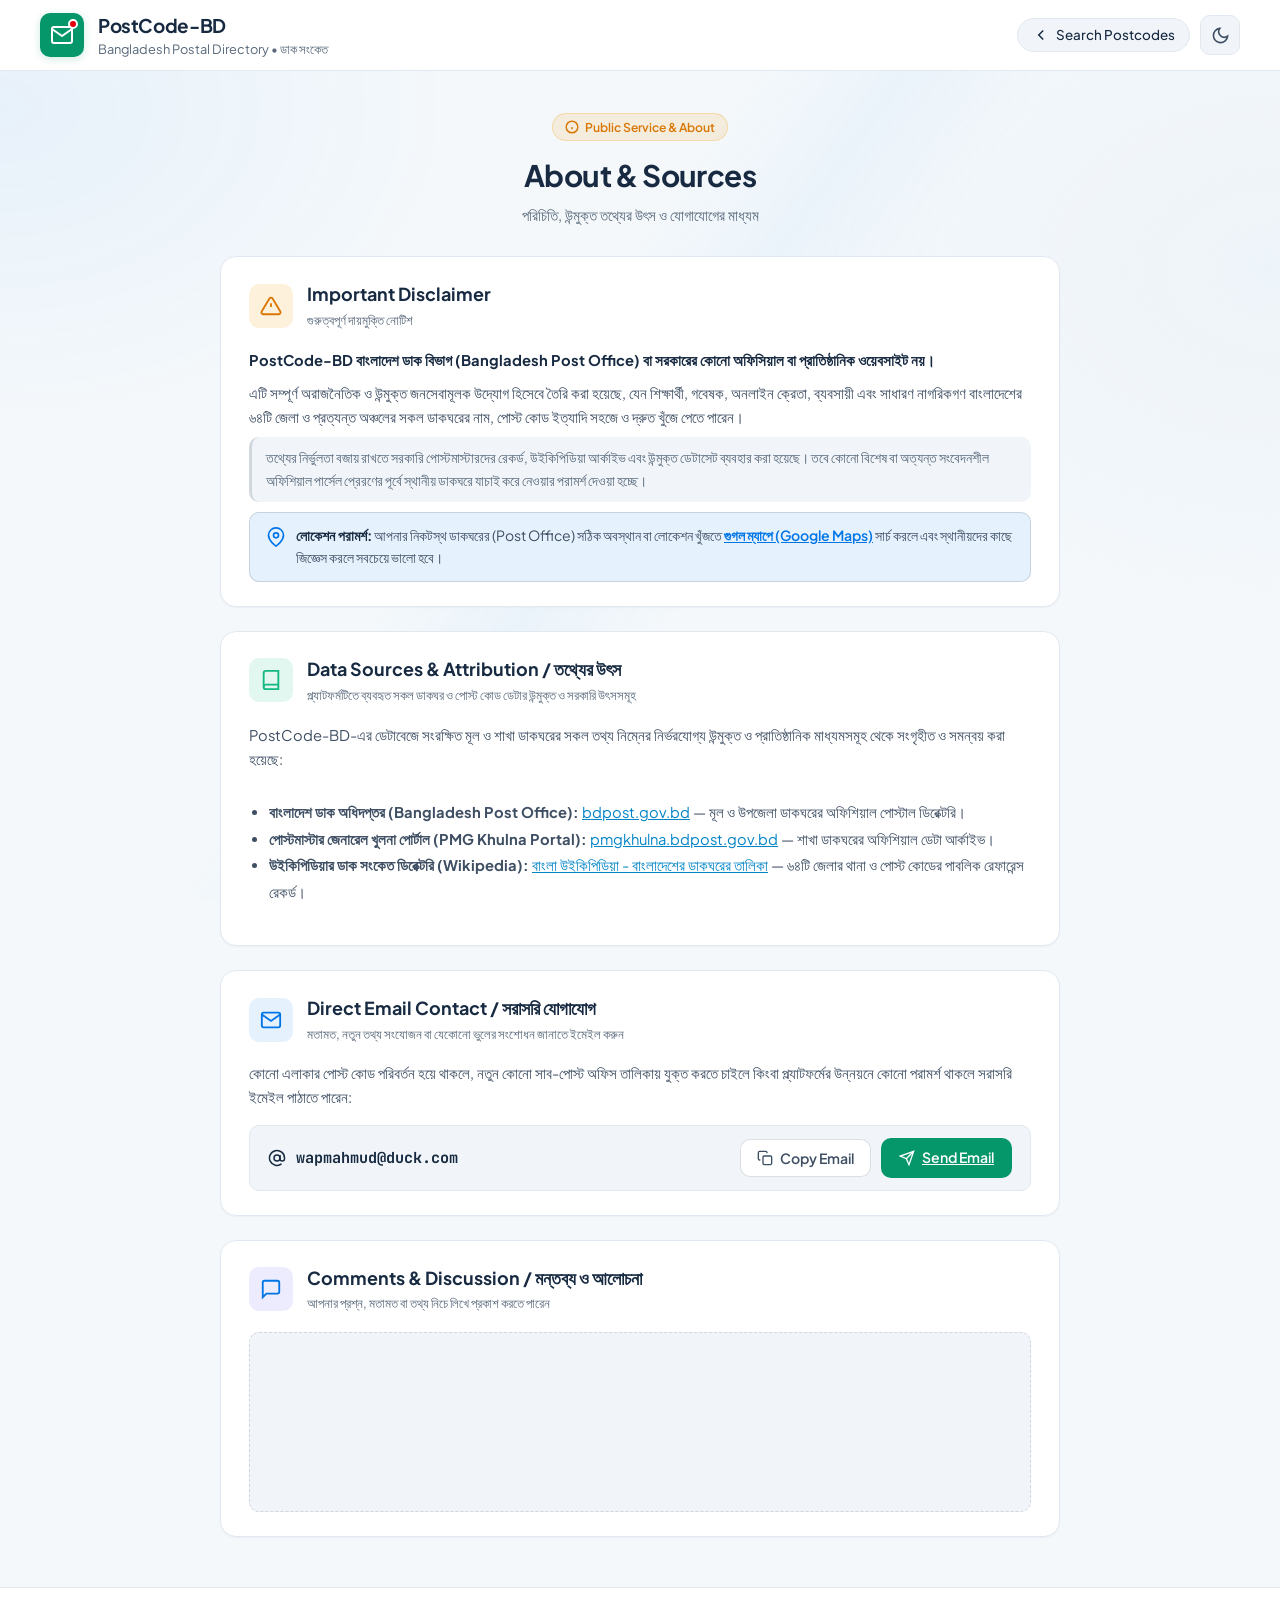
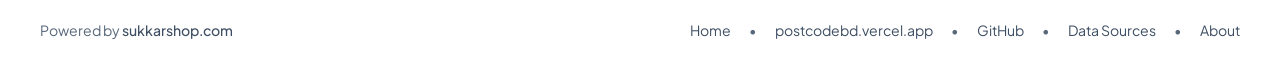
<file: about.html>
<!DOCTYPE html>
<html lang="en" data-theme="light">

<head>
  <meta charset="UTF-8">
  <meta name="viewport" content="width=device-width, initial-scale=1.0">

  <!-- Google tag (gtag.js) -->
  <script async src="https://www.googletagmanager.com/gtag/js?id=G-6NJNCRNH5P"></script>
  <script>
    window.dataLayer = window.dataLayer || [];
    function gtag(){dataLayer.push(arguments);}
    gtag('js', new Date());

    gtag('config', 'G-6NJNCRNH5P');
  </script>

  <title>About, Sources & Disclaimer (পরিচিতি, তথ্যসূত্র ও যোগাযোগ) | PostCode-BD</title>
  <meta name="description"
    content="About PostCode-BD: An independent, free public service initiative for Bangladesh postal codes. Institutional data sources, disclaimer, and direct contact details.">
  <meta name="robots" content="index, follow">
  <meta name="theme-color" content="#1d64ec">

  <!-- Canonical URL -->
  <link rel="canonical" href="https://postcodebd.vercel.app/about">

  <!-- Open Graph -->
  <meta property="og:site_name" content="PostCode-BD">
  <meta property="og:title" content="About, Sources & Disclaimer | PostCode-BD">
  <meta property="og:description"
    content="Public service initiative, institutional data sources, disclaimer, and contact details for the Bangladesh Postal Code Directory.">
  <meta property="og:type" content="website">
  <meta property="og:url" content="https://postcodebd.vercel.app/about">
  <meta property="og:image" content="https://postcodebd.vercel.app/postcodebd-banners.png">

  <!-- Self-Hosted Fonts (Complete Offline Support) -->
  <link rel="stylesheet" href="src/css/fonts.css">

  <!-- Stylesheet -->
  <link rel="stylesheet" href="src/css/style.css">

  <!-- Web App Manifest -->
  <link rel="manifest" href="manifest.webmanifest">

  <!-- PWA & Mobile Meta Tags -->
  <meta name="mobile-web-app-capable" content="yes">
  <meta name="apple-mobile-web-app-capable" content="yes">
  <meta name="apple-mobile-web-app-status-bar-style" content="default">
  <meta name="apple-mobile-web-app-title" content="PostCode-BD">

  <!-- Favicon & PWA App Icons -->
  <link rel="icon" type="image/svg+xml" href="icons/icon.svg">
  <link rel="icon" type="image/png" sizes="192x192" href="icons/icon-192.png">
  <link rel="apple-touch-icon" sizes="180x180" href="icons/apple-touch-icon.png">
</head>

<body>

  <!-- App Header -->
  <header class="app-header">
    <div class="container header-inner">
      <a href="index.html" class="logo-group" aria-label="Post Code BD Home">
        <div class="logo-icon-wrap">
          <svg class="logo-icon" viewBox="0 0 24 24" fill="none" stroke="currentColor" stroke-width="2"
            stroke-linecap="round" stroke-linejoin="round">
            <path d="M4 4h16c1.1 0 2 .9 2 2v12c0 1.1-.9 2-2 2H4c-1.1 0-2-.9-2-2V6c0-1.1.9-2 2-2z" />
            <polyline points="22,6 12,13 2,6" />
          </svg>
        </div>
        <div class="logo-text">
          <h1>PostCode-BD</h1>
          <p>Bangladesh Postal Directory • ডাক সংকেত</p>
        </div>
      </a>

      <div class="header-actions">
        <!-- Back to Search / Home -->
        <a href="index.html" class="btn-action-link" title="Back to Search">
          <svg width="18" height="18" viewBox="0 0 24 24" fill="none" stroke="currentColor" stroke-width="2">
            <polyline points="15 18 9 12 15 6" />
          </svg>
          <span>Search Postcodes</span>
        </a>

        <!-- Dark / Light Theme Toggle -->
        <button id="themeToggleBtn" class="btn-icon" title="Toggle Theme" aria-label="Toggle Dark Mode">
          <svg viewBox="0 0 24 24" fill="none" stroke="currentColor" stroke-width="2">
            <path d="M21 12.79A9 9 0 1 1 11.21 3 7 7 0 0 0 21 12.79z" />
          </svg>
        </button>
      </div>
    </div>
  </header>

  <!-- Main Content -->
  <main class="container page-content-wrap">

    <div class="contact-card-container">

      <!-- Breadcrumb & Header -->
      <div class="contact-hero">
        <div class="contact-badge">
          <svg width="14" height="14" viewBox="0 0 24 24" fill="none" stroke="currentColor" stroke-width="2.5">
            <circle cx="12" cy="12" r="10" />
            <line x1="12" y1="16" x2="12" y2="12" />
            <line x1="12" y1="8" x2="12.01" y2="8" />
          </svg>
          <span>Public Service & About</span>
        </div>
        <h2 class="contact-page-title">About & Sources</h2>
        <p class="contact-page-subtitle">পরিচিতি, উন্মুক্ত তথ্যের উৎস ও যোগাযোগের মাধ্যম</p>
      </div>

      <!-- Disclaimer Section -->
      <section class="info-box disclaimer-box">
        <div class="info-box-header">
          <div class="info-icon-badge warning-badge">
            <svg width="22" height="22" viewBox="0 0 24 24" fill="none" stroke="currentColor" stroke-width="2">
              <path d="M10.29 3.86L1.82 18a2 2 0 0 0 1.71 3h16.94a2 2 0 0 0 1.71-3L13.71 3.86a2 2 0 0 0-3.42 0z" />
              <line x1="12" y1="9" x2="12" y2="13" />
              <line x1="12" y1="17" x2="12.01" y2="17" />
            </svg>
          </div>
          <div>
            <h3>Important Disclaimer</h3>
            <p class="text-subtle">গুরুত্বপূর্ণ দায়মুক্তি নোটিশ</p>
          </div>
        </div>

        <div class="disclaimer-content">
          <div class="disclaimer-lang-block">
            <p>
              <strong>PostCode-BD বাংলাদেশ ডাক বিভাগ (Bangladesh Post Office) বা সরকারের কোনো অফিসিয়াল বা প্রাতিষ্ঠানিক ওয়েবসাইট নয়।</strong>
            </p>
            <p>
              এটি সম্পূর্ণ অরাজনৈতিক ও উন্মুক্ত জনসেবামূলক উদ্যোগ হিসেবে তৈরি করা হয়েছে, যেন শিক্ষার্থী, গবেষক, অনলাইন ক্রেতা, ব্যবসায়ী এবং সাধারণ নাগরিকগণ বাংলাদেশের ৬৪টি জেলা ও প্রত্যন্ত অঞ্চলের সকল ডাকঘরের নাম, পোস্ট কোড ইত্যাদি সহজে ও দ্রুত খুঁজে পেতে পারেন।
            </p>
            <p class="note-text">
              তথ্যের নির্ভুলতা বজায় রাখতে সরকারি পোস্টমাস্টারদের রেকর্ড, উইকিপিডিয়া আর্কাইভ এবং উন্মুক্ত ডেটাসেট ব্যবহার করা হয়েছে। তবে কোনো বিশেষ বা অত্যন্ত সংবেদনশীল অফিশিয়াল পার্সেল প্রেরণের পূর্বে স্থানীয় ডাকঘরে যাচাই করে নেওয়ার পরামর্শ দেওয়া হচ্ছে।
            </p>

            <div class="tip-location-text">
              <svg width="20" height="20" viewBox="0 0 24 24" fill="none" stroke="currentColor" stroke-width="2">
                <path d="M21 10c0 7-9 13-9 13s-9-6-9-13a9 9 0 0 1 18 0z" />
                <circle cx="12" cy="10" r="3" />
              </svg>
              <span>
                <strong>লোকেশন পরামর্শ:</strong> আপনার নিকটস্থ ডাকঘরের (Post Office) সঠিক অবস্থান বা লোকেশন খুঁজতে <a href="https://www.google.com/maps/search/post+office+near+me" target="_blank" rel="noopener">গুগল ম্যাপে (Google Maps)</a> সার্চ করলে এবং স্থানীয়দের কাছে জিজ্ঞেস করলে সবচেয়ে ভালো হবে।
              </span>
            </div>
          </div>
        </div>
      </section>

      <!-- Data Sources & Attribution Section -->
      <section class="info-box sources-box" id="sources">
        <div class="info-box-header">
          <div class="info-icon-badge" style="background: rgba(16, 185, 129, 0.12); color: #10b981;">
            <svg width="22" height="22" viewBox="0 0 24 24" fill="none" stroke="currentColor" stroke-width="2">
              <path d="M4 19.5A2.5 2.5 0 0 1 6.5 17H20"/>
              <path d="M6.5 2H20v20H6.5A2.5 2.5 0 0 1 4 19.5v-15A2.5 2.5 0 0 1 6.5 2z"/>
            </svg>
          </div>
          <div>
            <h3>Data Sources & Attribution / তথ্যের উৎস</h3>
            <p class="text-subtle">প্ল্যাটফর্মটিতে ব্যবহৃত সকল ডাকঘর ও পোস্ট কোড ডেটার উন্মুক্ত ও সরকারি উৎসসমূহ</p>
          </div>
        </div>

        <div class="disclaimer-content">
          <p>
            PostCode-BD-এর ডেটাবেজে সংরক্ষিত মূল ও শাখা ডাকঘরের সকল তথ্য নিম্নের নির্ভরযোগ্য উন্মুক্ত ও প্রাতিষ্ঠানিক মাধ্যমসমূহ থেকে সংগৃহীত ও সমন্বয় করা হয়েছে:
          </p>
          <ul style="margin: 12px 0 16px 20px; line-height: 1.8; color: var(--text-secondary, #475569);">
            <li>
              <strong>বাংলাদেশ ডাক অধিদপ্তর (Bangladesh Post Office):</strong> 
              <a href="https://bdpost.gov.bd/" target="_blank" rel="noopener" style="color: var(--primary, #0284c7); text-decoration: underline;">bdpost.gov.bd</a> 
              — মূল ও উপজেলা ডাকঘরের অফিশিয়াল পোস্টাল ডিরেক্টরি।
            </li>
            <li>
              <strong>পোস্টমাস্টার জেনারেল খুলনা পোর্টাল (PMG Khulna Portal):</strong> 
              <a href="https://pmgkhulna.bdpost.gov.bd/pages/static-pages/6922dc0b933eb65569e0e1e5" target="_blank" rel="noopener" style="color: var(--primary, #0284c7); text-decoration: underline;">pmgkhulna.bdpost.gov.bd</a> 
              — শাখা ডাকঘরের অফিশিয়াল ডেটা আর্কাইভ।
            </li>
            <li>
              <strong>উইকিপিডিয়ার ডাক সংকেত ডিরেক্টরি (Wikipedia):</strong> 
              <a href="https://bn.wikipedia.org/wiki/%E0%A6%AC%E0%A6%BE%E0%A6%82%E0%A6%B2%E0%A6%BE%E0%A6%A6%E0%A7%87%E0%A6%B6%E0%A7%87%E0%A6%B0_%E0%A6%A1%E0%A6%BE%E0%A6%95%E0%A6%98%E0%A6%B0%E0%A7%87%E0%A6%B0_%E0%A6%A4%E0%A6%BE%E0%A6%B2%E0%A6%BF%E0%A6%95%E0%A6%BE" target="_blank" rel="noopener" style="color: var(--primary, #0284c7); text-decoration: underline;">বাংলা উইকিপিডিয়া - বাংলাদেশের ডাকঘরের তালিকা</a> 
              — ৬৪টি জেলার থানা ও পোস্ট কোডের পাবলিক রেফারেন্স রেকর্ড।
            </li>
          </ul>
        </div>
      </section>

      <!-- Contact & Feedback Section -->
      <section class="info-box contact-box">
        <div class="info-box-header">
          <div class="info-icon-badge primary-badge">
            <svg width="22" height="22" viewBox="0 0 24 24" fill="none" stroke="currentColor" stroke-width="2">
              <path d="M4 4h16c1.1 0 2 .9 2 2v12c0 1.1-.9 2-2 2H4c-1.1 0-2-.9-2-2V6c0-1.1.9-2 2-2z" />
              <polyline points="22,6 12,13 2,6" />
            </svg>
          </div>
          <div>
            <h3>Direct Email Contact / সরাসরি যোগাযোগ</h3>
            <p class="text-subtle">মতামত, নতুন তথ্য সংযোজন বা যেকোনো ভুলের সংশোধন জানাতে ইমেইল করুন</p>
          </div>
        </div>

        <div class="contact-box-content">
          <p>
            কোনো এলাকার পোস্ট কোড পরিবর্তন হয়ে থাকলে, নতুন কোনো সাব-পোস্ট অফিস তালিকায় যুক্ত করতে চাইলে কিংবা প্ল্যাটফর্মের উন্নয়নে কোনো পরামর্শ থাকলে সরাসরি ইমেইল পাঠাতে পারেন:
          </p>

          <div class="email-action-bar">
            <div class="email-display">
              <svg width="18" height="18" viewBox="0 0 24 24" fill="none" stroke="currentColor" stroke-width="2">
                <circle cx="12" cy="12" r="4" />
                <path d="M16 8v5a3 3 0 0 0 6 0v-1a10 10 0 1 0-3.92 7.94" />
              </svg>
              <span id="emailText">wapmahmud@duck.com</span>
            </div>

            <div class="email-btn-group">
              <button id="copyEmailBtn" class="btn-secondary-action" type="button">
                <svg width="16" height="16" viewBox="0 0 24 24" fill="none" stroke="currentColor" stroke-width="2">
                  <rect x="9" y="9" width="13" height="13" rx="2" ry="2" />
                  <path d="M5 15H4a2 2 0 0 1-2-2V4a2 2 0 0 1 2-2h9a2 2 0 0 1 2 2v1" />
                </svg>
                <span id="copyEmailLabel">Copy Email</span>
              </button>

              <a href="mailto:wapmahmud@duck.com?subject=PostCode-BD%20Feedback%20or%20Correction" class="btn-primary-action">
                <svg width="16" height="16" viewBox="0 0 24 24" fill="none" stroke="currentColor" stroke-width="2">
                  <line x1="22" y1="2" x2="11" y2="13" />
                  <polygon points="22 2 15 22 11 13 2 9 22 2" />
                </svg>
                <span>Send Email</span>
              </a>
            </div>
          </div>
        </div>
      </section>

      <!-- Open Remark Comment Box Section -->
      <section class="info-box comments-box">
        <div class="info-box-header">
          <div class="info-icon-badge comments-badge">
            <svg width="22" height="22" viewBox="0 0 24 24" fill="none" stroke="currentColor" stroke-width="2">
              <path d="M21 15a2 2 0 0 1-2 2H7l-4 4V5a2 2 0 0 1 2-2h14a2 2 0 0 1 2 2z" />
            </svg>
          </div>
          <div>
            <h3>Comments & Discussion / মন্তব্য ও আলোচনা</h3>
            <p class="text-subtle">আপনার প্রশ্ন, মতামত বা তথ্য নিচে লিখে প্রকাশ করতে পারেন</p>
          </div>
        </div>

        <div class="comments-widget-wrap">
          <!-- Open Remark -->
          <div
            data-open-remark
            data-site-key="cmso0dnvk000104l4d09ksdo5"
          ></div>
          <script async src="https://open-remark.zeon.studio/embed.js"></script>
        </div>
      </section>

    </div>

  </main>

  <!-- App Footer -->
  <footer class="app-footer">
    <div class="container footer-inner">
      <div class="footer-copy">
        <p>Powered by <a href="https://sukkarshop.com" target="_blank" rel="noopener">sukkarshop.com</a></p>
      </div>
      <div class="footer-links">
        <a href="index.html">Home</a>
        <span>•</span>
        <a href="https://postcodebd.vercel.app/" target="_blank" rel="noopener">postcodebd.vercel.app</a>
        <span>•</span>
        <a href="https://github.com/almahmudbd/post-code-bd" target="_blank" rel="noopener">GitHub</a>
        <span>•</span>
        <a href="#sources">Data Sources</a>
        <span>•</span>
        <a href="about.html">About</a>
      </div>
    </div>
  </footer>

  <!-- Toast Notification Container -->
  <div id="toastContainer" class="toast-container" aria-live="polite"></div>

  <!-- Page specific interactive JS -->
  <script>
    (function () {
      // Dark / Light Theme handling matching app.js
      const themeToggleBtn = document.getElementById('themeToggleBtn');
      const prefersDark = window.matchMedia('(prefers-color-scheme: dark)').matches;
      const savedTheme = localStorage.getItem('bd_postcode_theme') || (prefersDark ? 'dark' : 'light');

      document.documentElement.setAttribute('data-theme', savedTheme);
      updateThemeIcon(savedTheme);

      if (themeToggleBtn) {
        themeToggleBtn.addEventListener('click', () => {
          const currentTheme = document.documentElement.getAttribute('data-theme');
          const newTheme = currentTheme === 'dark' ? 'light' : 'dark';
          document.documentElement.setAttribute('data-theme', newTheme);
          localStorage.setItem('bd_postcode_theme', newTheme);
          updateThemeIcon(newTheme);
        });
      }

      function updateThemeIcon(theme) {
        if (!themeToggleBtn) return;
        if (theme === 'dark') {
          themeToggleBtn.innerHTML = `
            <svg viewBox="0 0 24 24" fill="none" stroke="currentColor" stroke-width="2">
              <circle cx="12" cy="12" r="5"/>
              <line x1="12" y1="1" x2="12" y2="3"/>
              <line x1="12" y1="21" x2="12" y2="23"/>
              <line x1="4.22" y1="4.22" x2="5.64" y2="5.64"/>
              <line x1="18.36" y1="18.36" x2="19.78" y2="19.78"/>
              <line x1="1" y1="12" x2="3" y2="12"/>
              <line x1="21" y1="12" x2="23" y2="12"/>
              <line x1="4.22" y1="19.78" x2="5.64" y2="18.36"/>
              <line x1="18.36" y1="5.64" x2="19.78" y2="4.22"/>
            </svg>
          `;
          themeToggleBtn.title = 'Switch to Light Mode';
        } else {
          themeToggleBtn.innerHTML = `
            <svg viewBox="0 0 24 24" fill="none" stroke="currentColor" stroke-width="2">
              <path d="M21 12.79A9 9 0 1 1 11.21 3 7 7 0 0 0 21 12.79z"/>
            </svg>
          `;
          themeToggleBtn.title = 'Switch to Dark Mode';
        }
      }

      // Copy email button with animated feedback
      const copyEmailBtn = document.getElementById('copyEmailBtn');
      const copyEmailLabel = document.getElementById('copyEmailLabel');
      const emailText = document.getElementById('emailText');

      if (copyEmailBtn && emailText) {
        copyEmailBtn.addEventListener('click', async () => {
          try {
            await navigator.clipboard.writeText(emailText.textContent.trim());
            copyEmailLabel.textContent = 'Copied!';
            copyEmailBtn.style.borderColor = 'var(--color-primary)';
            copyEmailBtn.style.color = 'var(--color-primary)';
            showPageToast('ইমেইল অ্যাড্রেস সফলভাবে কপি হয়েছে!');

            setTimeout(() => {
              copyEmailLabel.textContent = 'Copy Email';
              copyEmailBtn.style.borderColor = '';
              copyEmailBtn.style.color = '';
            }, 2500);
          } catch (err) {
            window.location.href = `mailto:${emailText.textContent.trim()}`;
          }
        });
      }

      // Simple toast notification for the page
      function showPageToast(message) {
        const container = document.getElementById('toastContainer');
        if (!container) return;

        const toast = document.createElement('div');
        toast.className = 'toast show';
        toast.style.display = 'flex';
        toast.style.alignItems = 'center';
        toast.style.gap = '8px';
        toast.style.background = 'var(--bg-surface)';
        toast.style.color = 'var(--text-primary)';
        toast.style.border = '1px solid var(--border-subtle)';
        toast.style.borderRadius = 'var(--radius-md)';
        toast.style.padding = '12px 18px';
        toast.style.boxShadow = 'var(--shadow-lg)';
        toast.style.marginTop = '8px';

        toast.innerHTML = `
          <svg width="18" height="18" viewBox="0 0 24 24" fill="none" stroke="#10b981" stroke-width="2.5">
            <polyline points="20 6 9 17 4 12"/>
          </svg>
          <span style="font-size: 0.9rem; font-weight: 500;">${message}</span>
        `;

        container.appendChild(toast);

        setTimeout(() => {
          toast.style.opacity = '0';
          toast.style.transition = 'opacity 0.3s ease';
          setTimeout(() => toast.remove(), 300);
        }, 3000);
      }

      // Register Service Worker for offline capability
      if ('serviceWorker' in navigator) {
        window.addEventListener('load', () => {
          navigator.serviceWorker.register('/sw.js').catch((err) => {
            console.warn('[SW] Registration failed:', err);
          });
        });
      }
    })();
  </script>
</body>

</html>
</file>
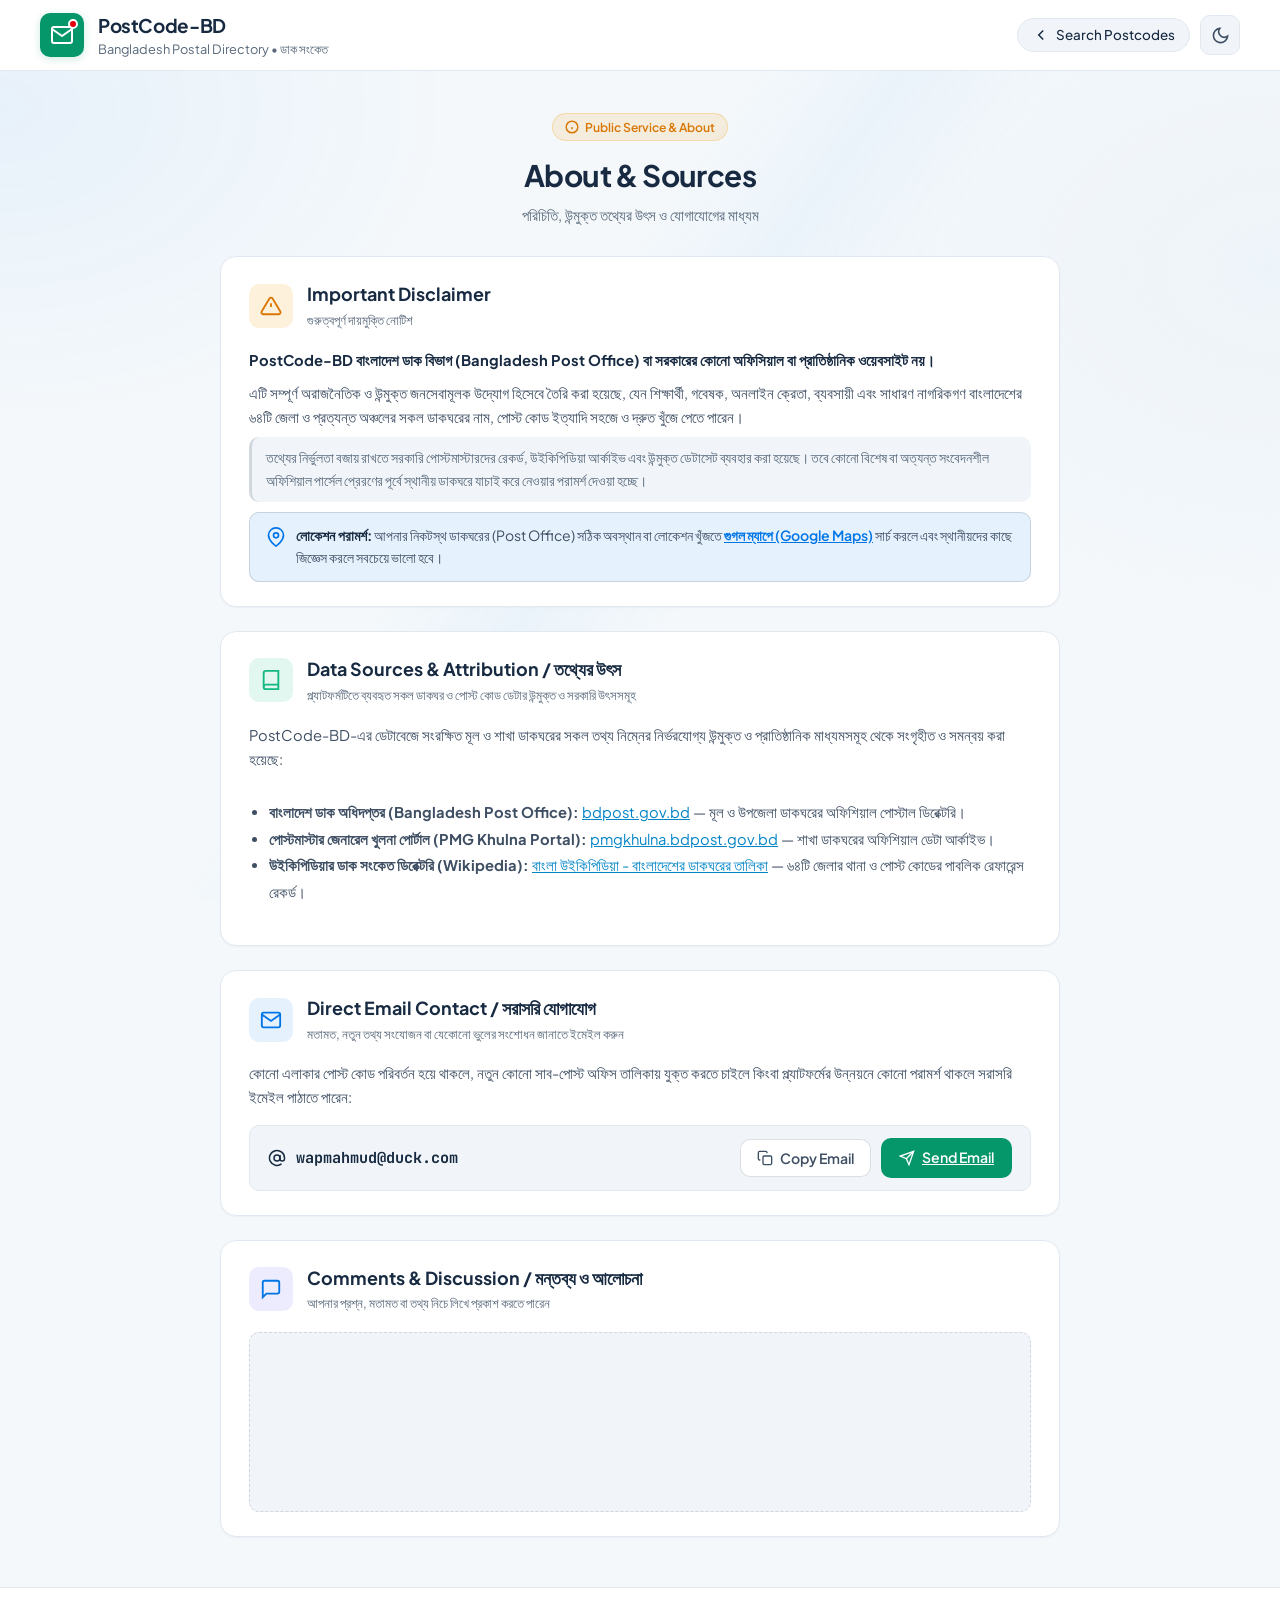
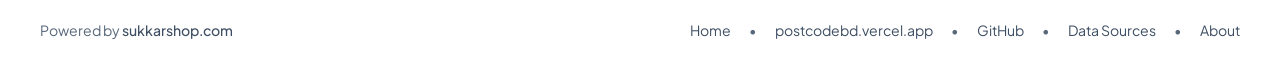
<file: contact.html>
<!DOCTYPE html>
<html lang="en">
<head>
  <meta charset="UTF-8">
  <meta name="viewport" content="width=device-width, initial-scale=1.0">
  <meta http-equiv="refresh" content="0; url=about.html">
  <title>Redirecting to About &amp; Sources | PostCode-BD</title>
  <link rel="canonical" href="https://postcodebd.vercel.app/about">
  <script>
    window.location.replace('about.html' + window.location.hash);
  </script>
</head>
<body style="font-family: system-ui, sans-serif; display: flex; align-items: center; justify-content: center; height: 100vh; margin: 0; background: #f8fafc; color: #334155;">
  <p style="font-size: 1.1rem;">Redirecting to <a href="about.html" style="color: #0284c7; font-weight: 600;">About &amp; Sources</a>...</p>
</body>
</html>
</file>
<file: src/css/fonts.css>
/* ==========================================================================
   Self-Hosted Fonts for Complete Offline Support
   ========================================================================== */

/* Inter Font Family */
@font-face {
  font-family: 'Inter';
  font-style: normal;
  font-weight: 400;
  font-display: swap;
  src: url('../fonts/inter-400.ttf') format('truetype');
}

@font-face {
  font-family: 'Inter';
  font-style: normal;
  font-weight: 500;
  font-display: swap;
  src: url('../fonts/inter-500.ttf') format('truetype');
}

@font-face {
  font-family: 'Inter';
  font-style: normal;
  font-weight: 600;
  font-display: swap;
  src: url('../fonts/inter-600.ttf') format('truetype');
}

@font-face {
  font-family: 'Inter';
  font-style: normal;
  font-weight: 700;
  font-display: swap;
  src: url('../fonts/inter-700.ttf') format('truetype');
}

@font-face {
  font-family: 'Inter';
  font-style: normal;
  font-weight: 800;
  font-display: swap;
  src: url('../fonts/inter-800.ttf') format('truetype');
}

/* JetBrains Mono Font Family */
@font-face {
  font-family: 'JetBrains Mono';
  font-style: normal;
  font-weight: 500;
  font-display: swap;
  src: url('../fonts/jetbrains-mono-500.ttf') format('truetype');
}

@font-face {
  font-family: 'JetBrains Mono';
  font-style: normal;
  font-weight: 700;
  font-display: swap;
  src: url('../fonts/jetbrains-mono-700.ttf') format('truetype');
}

/* Noto Sans Bengali Font Family */
@font-face {
  font-family: 'Noto Sans Bengali';
  font-style: normal;
  font-weight: 400;
  font-display: swap;
  src: url('../fonts/noto-sans-bengali-400.ttf') format('truetype');
}

@font-face {
  font-family: 'Noto Sans Bengali';
  font-style: normal;
  font-weight: 500;
  font-display: swap;
  src: url('../fonts/noto-sans-bengali-500.ttf') format('truetype');
}

@font-face {
  font-family: 'Noto Sans Bengali';
  font-style: normal;
  font-weight: 600;
  font-display: swap;
  src: url('../fonts/noto-sans-bengali-600.ttf') format('truetype');
}

@font-face {
  font-family: 'Noto Sans Bengali';
  font-style: normal;
  font-weight: 700;
  font-display: swap;
  src: url('../fonts/noto-sans-bengali-700.ttf') format('truetype');
}

@font-face {
  font-family: 'Noto Sans Bengali';
  font-style: normal;
  font-weight: 800;
  font-display: swap;
  src: url('../fonts/noto-sans-bengali-800.ttf') format('truetype');
}

/* Plus Jakarta Sans Font Family */
@font-face {
  font-family: 'Plus Jakarta Sans';
  font-style: normal;
  font-weight: 400;
  font-display: swap;
  src: url('../fonts/plus-jakarta-sans-400.ttf') format('truetype');
}

@font-face {
  font-family: 'Plus Jakarta Sans';
  font-style: normal;
  font-weight: 500;
  font-display: swap;
  src: url('../fonts/plus-jakarta-sans-500.ttf') format('truetype');
}

@font-face {
  font-family: 'Plus Jakarta Sans';
  font-style: normal;
  font-weight: 600;
  font-display: swap;
  src: url('../fonts/plus-jakarta-sans-600.ttf') format('truetype');
}

@font-face {
  font-family: 'Plus Jakarta Sans';
  font-style: normal;
  font-weight: 700;
  font-display: swap;
  src: url('../fonts/plus-jakarta-sans-700.ttf') format('truetype');
}

@font-face {
  font-family: 'Plus Jakarta Sans';
  font-style: normal;
  font-weight: 800;
  font-display: swap;
  src: url('../fonts/plus-jakarta-sans-800.ttf') format('truetype');
}
</file>
<file: src/css/style.css>
/* ==========================================================================
   Bangladesh Postal Codes - Modern Design System & Styles
   ========================================================================== */

:root {
  /* Design Tokens & Theme Colors (from old-project) */
  --ink: oklch(0.28 0.05 254);
  --fog: oklch(0.51 0.035 254);
  --line: oklch(0.28 0.05 254 / 0.1);
  --brand: oklch(0.57 0.2 253);
  --brand-hover: oklch(0.50 0.22 253);
  --brand-soft: oklch(0.57 0.2 253 / 0.1);
  --glass: oklch(0.99 0.004 240 / 0.42);
  --glass-2: oklch(0.9 0.03 250 / 0.3);
  --panel: oklch(1 0 0 / 0.75);

  /* Color Palette - Light Theme */
  --bg-main: oklch(0.976 0.006 240);
  --bg-surface: oklch(1 0 0);
  --bg-surface-elevated: oklch(1 0 0 / 0.85);
  --bg-surface-muted: oklch(0.968 0.007 247.896);
  --bg-overlay: oklch(0.28 0.05 254 / 0.6);
  
  --border-subtle: oklch(0.929 0.013 255.508);
  --border-medium: oklch(0.28 0.05 254 / 0.15);
  --border-focus: oklch(0.57 0.2 253);

  --text-primary: oklch(0.28 0.05 254);
  --text-secondary: oklch(0.42 0.04 254);
  --text-muted: oklch(0.51 0.035 254);
  --text-inverse: oklch(0.984 0.003 247.858);

  /* Brand Accents */
  --color-primary: oklch(0.57 0.2 253);
  --color-primary-hover: oklch(0.50 0.22 253);
  --color-primary-light: oklch(0.57 0.2 253 / 0.1);
  
  --color-bd-green: #059669;
  --color-bd-green-light: #ecfdf5;
  --color-bd-red: oklch(0.577 0.245 27.325);
  --color-bd-red-light: oklch(0.577 0.245 27.325 / 0.12);

  --color-accent: oklch(0.57 0.2 253);
  --color-accent-light: oklch(0.57 0.2 253 / 0.1);

  --badge-bg: oklch(0.968 0.007 247.896);
  --badge-text: oklch(0.28 0.05 254);
  
  --code-badge-bg: oklch(0.57 0.2 253 / 0.09);
  --code-badge-border: oklch(0.57 0.2 253 / 0.24);
  --code-badge-text: oklch(0.57 0.2 253);

  /* Shadows */
  --shadow-sm: 0 1px 2px 0 rgba(19, 38, 63, 0.04);
  --shadow-md: 0 4px 6px -1px rgba(19, 38, 63, 0.06), 0 2px 4px -2px rgba(19, 38, 63, 0.04);
  --shadow-lg: 0 10px 15px -3px rgba(19, 38, 63, 0.07), 0 4px 6px -4px rgba(19, 38, 63, 0.03);
  --shadow-xl: 0 20px 25px -5px rgba(19, 38, 63, 0.08), 0 8px 10px -6px rgba(19, 38, 63, 0.04);

  /* Geometry */
  --radius-sm: 6px;
  --radius-md: 10px;
  --radius-lg: 16px;
  --radius-xl: 24px;
  --radius-full: 9999px;

  /* Typography */
  --font-sans: 'Google Sans', 'Plus Jakarta Sans', 'Inter', -apple-system, BlinkMacSystemFont, 'Segoe UI', Roboto, sans-serif;
  --font-bn: 'Noto Sans Bengali', -apple-system, BlinkMacSystemFont, 'Segoe UI', Roboto, sans-serif;
  --font-mono: 'JetBrains Mono', 'Fira Code', monospace;

  /* Transitions */
  --transition-fast: 150ms cubic-bezier(0.4, 0, 0.2, 1);
  --transition-normal: 250ms cubic-bezier(0.4, 0, 0.2, 1);
}

/* Dark Theme (from old-project) */
[data-theme="dark"] {
  --ink: oklch(0.984 0.003 247.858);
  --fog: oklch(0.704 0.04 256.788);
  --line: oklch(1 0 0 / 0.1);
  --brand: oklch(0.68 0.18 253);
  --brand-hover: oklch(0.75 0.16 253);
  --brand-soft: oklch(0.68 0.18 253 / 0.16);
  --glass: oklch(0.208 0.042 265.755 / 0.5);
  --glass-2: oklch(0.279 0.041 260.031 / 0.4);
  --panel: oklch(0.208 0.042 265.755 / 0.85);

  --bg-main: oklch(0.129 0.042 264.695);
  --bg-surface: oklch(0.208 0.042 265.755);
  --bg-surface-elevated: oklch(0.25 0.042 265);
  --bg-surface-muted: oklch(0.279 0.041 260.031);
  --bg-overlay: rgba(0, 0, 0, 0.75);

  --border-subtle: oklch(1 0 0 / 10%);
  --border-medium: oklch(1 0 0 / 16%);
  --border-focus: oklch(0.68 0.18 253);

  --text-primary: oklch(0.984 0.003 247.858);
  --text-secondary: oklch(0.85 0.02 255);
  --text-muted: oklch(0.704 0.04 256.788);
  --text-inverse: oklch(0.129 0.042 264.695);

  --color-primary: oklch(0.68 0.18 253);
  --color-primary-hover: oklch(0.75 0.16 253);
  --color-primary-light: oklch(0.68 0.18 253 / 0.16);

  --color-bd-green: #10b981;
  --color-bd-green-light: rgba(16, 185, 129, 0.15);
  --color-bd-red: oklch(0.704 0.191 22.216);
  --color-bd-red-light: oklch(0.704 0.191 22.216 / 0.15);

  --badge-bg: oklch(0.279 0.041 260.031);
  --badge-text: oklch(0.984 0.003 247.858);

  --code-badge-bg: oklch(0.68 0.18 253 / 0.18);
  --code-badge-border: oklch(0.68 0.18 253 / 0.38);
  --code-badge-text: oklch(0.78 0.15 253);

  --shadow-sm: 0 1px 2px 0 rgba(0, 0, 0, 0.4);
  --shadow-md: 0 4px 6px -1px rgba(0, 0, 0, 0.5);
  --shadow-lg: 0 10px 15px -3px rgba(0, 0, 0, 0.6);
  --shadow-xl: 0 20px 25px -5px rgba(0, 0, 0, 0.7);
}

/* Base Styles */
*, *::before, *::after {
  box-sizing: border-box;
  margin: 0;
  padding: 0;
}

html {
  scroll-behavior: smooth;
}

body {
  font-family: var(--font-sans);
  background-color: var(--bg-main);
  color: var(--text-primary);
  line-height: 1.5;
  min-height: 100vh;
  display: flex;
  flex-direction: column;
  -webkit-font-smoothing: antialiased;
  -moz-osx-font-smoothing: grayscale;
  transition: background-color var(--transition-normal), color var(--transition-normal);
  position: relative;
  overflow-x: hidden;
}

/* Ambient Background Aura (from old-project) */
body::before {
  content: "";
  position: fixed;
  inset: 0;
  pointer-events: none;
  z-index: -1;
  background:
    radial-gradient(ellipse 650px 450px at 0% 12%, oklch(0.57 0.2 253 / 0.05) 0%, transparent 70%),
    radial-gradient(ellipse 700px 500px at 100% 30%, oklch(0.9 0.03 250 / 0.16) 0%, transparent 70%),
    linear-gradient(125deg, transparent 42%, oklch(0.6 0.2 253 / 0.035) 50%, transparent 58%);
}

[data-theme="dark"] body::before {
  background:
    radial-gradient(ellipse 650px 450px at 0% 12%, oklch(0.68 0.18 253 / 0.08) 0%, transparent 70%),
    radial-gradient(ellipse 700px 500px at 100% 30%, oklch(0.279 0.041 260.031 / 0.4) 0%, transparent 70%),
    linear-gradient(125deg, transparent 42%, oklch(0.68 0.18 253 / 0.04) 50%, transparent 58%);
}

.bengali-text {
  font-family: var(--font-bn);
}

button, input, select {
  font-family: inherit;
  color: inherit;
}

/* Container */
.container {
  width: 100%;
  max-width: 1240px;
  margin: 0 auto;
  padding: 0 20px;
}

/* ==========================================================================
   App Header & Navigation
   ========================================================================== */

.app-header {
  background: var(--bg-surface);
  border-bottom: 1px solid var(--border-subtle);
  position: sticky;
  top: 0;
  z-index: 50;
  backdrop-filter: blur(12px);
  -webkit-backdrop-filter: blur(12px);
  transition: background var(--transition-normal), border var(--transition-normal);
}

.header-inner {
  display: flex;
  align-items: center;
  justify-content: space-between;
  height: 70px;
}

.logo-group {
  display: flex;
  align-items: center;
  gap: 14px;
  text-decoration: none;
  color: inherit;
}

.logo-icon-wrap {
  width: 44px;
  height: 44px;
  border-radius: var(--radius-md);
  background: var(--color-bd-green);
  display: flex;
  align-items: center;
  justify-content: center;
  color: #ffffff;
  box-shadow: 0 2px 8px rgba(5, 150, 105, 0.2);
  position: relative;
  overflow: hidden;
}

.logo-icon-wrap::after {
  content: '';
  position: absolute;
  top: 6px;
  right: 6px;
  width: 10px;
  height: 10px;
  background-color: var(--color-bd-red);
  border-radius: 50%;
  border: 2px solid #ffffff;
}

.logo-icon {
  width: 24px;
  height: 24px;
}

.logo-text h1 {
  font-size: 1.18rem;
  font-weight: 700;
  letter-spacing: -0.02em;
  display: flex;
  align-items: center;
  gap: 8px;
}

.logo-text h1 span.country-badge {
  font-size: 0.72rem;
  font-weight: 600;
  padding: 2px 7px;
  background: var(--color-bd-red-light);
  color: var(--color-bd-red);
  border-radius: var(--radius-full);
}

.logo-text p {
  font-size: 0.8rem;
  color: var(--text-muted);
}

.header-actions {
  display: flex;
  align-items: center;
  gap: 10px;
}

.btn-icon {
  background: var(--bg-surface-muted);
  border: 1px solid var(--border-subtle);
  color: var(--text-secondary);
  width: 40px;
  height: 40px;
  border-radius: var(--radius-md);
  display: flex;
  align-items: center;
  justify-content: center;
  cursor: pointer;
  transition: all var(--transition-fast);
  position: relative;
}

.btn-icon:hover {
  background: var(--border-subtle);
  color: var(--text-primary);
  transform: translateY(-1px);
}

.btn-icon svg {
  width: 19px;
  height: 19px;
}

.badge-count {
  position: absolute;
  top: -4px;
  right: -4px;
  background: var(--color-primary);
  color: #ffffff;
  font-size: 0.65rem;
  font-weight: 700;
  padding: 1px 5px;
  border-radius: var(--radius-full);
  min-width: 16px;
  text-align: center;
}

/* PWA Install Button */
.btn-install {
  display: inline-flex;
  align-items: center;
  gap: 7px;
  background: var(--color-primary-light);
  border: 1px solid var(--color-primary);
  color: var(--color-primary);
  height: 40px;
  padding: 0 14px;
  border-radius: var(--radius-md);
  font-size: 0.85rem;
  font-weight: 600;
  cursor: pointer;
  transition: all var(--transition-fast);
  box-shadow: 0 1px 3px var(--color-primary-light);
}

.btn-install:hover {
  background: var(--color-primary);
  color: #ffffff;
  transform: translateY(-1px);
  box-shadow: 0 4px 10px var(--color-primary-light);
}

.btn-install svg {
  flex-shrink: 0;
}

@media (max-width: 640px) {
  .btn-install .btn-install-text {
    display: none;
  }
  .btn-install {
    width: 40px;
    height: 40px;
    padding: 0;
    justify-content: center;
  }
}

/* Offline Status Indicator */
.offline-indicator-badge {
  display: inline-flex;
  align-items: center;
  gap: 6px;
  padding: 4px 11px;
  border-radius: var(--radius-full);
  background: rgba(225, 29, 72, 0.12);
  border: 1px solid rgba(225, 29, 72, 0.28);
  color: var(--color-bd-red);
  font-size: 0.76rem;
  font-weight: 600;
  letter-spacing: 0.02em;
}

.offline-indicator-dot {
  width: 7px;
  height: 7px;
  border-radius: 50%;
  background-color: var(--color-bd-red);
  box-shadow: 0 0 0 0 rgba(225, 29, 72, 0.6);
  animation: pulseRed 2s infinite;
}

@keyframes pulseRed {
  0% {
    box-shadow: 0 0 0 0 rgba(225, 29, 72, 0.6);
  }
  70% {
    box-shadow: 0 0 0 6px rgba(225, 29, 72, 0);
  }
  100% {
    box-shadow: 0 0 0 0 rgba(225, 29, 72, 0);
  }
}

@media (max-width: 768px) {
  .offline-indicator-badge {
    padding: 3px 8px;
    font-size: 0.7rem;
  }
}

/* ==========================================================================
   Hero & Search Section
   ========================================================================== */

.hero-section {
  padding: 32px 0 20px;
  text-align: center;
}

.hero-title {
  font-size: 2rem;
  font-weight: 800;
  letter-spacing: -0.03em;
  margin-bottom: 8px;
}

.hero-title span.highlight {
  color: var(--color-primary);
}

.hero-subtitle {
  font-size: 0.98rem;
  color: var(--text-secondary);
  max-width: 600px;
  margin: 0 auto 24px;
}

.search-box-container {
  max-width: 780px;
  margin: 0 auto;
  position: relative;
}

.search-bar-wrapper {
  position: relative;
  display: flex;
  align-items: center;
  background: var(--bg-surface);
  border: 1.5px solid var(--border-medium);
  border-radius: 12px;
  box-shadow: var(--shadow-sm);
  transition: all var(--transition-fast);
  overflow: hidden;
}

.search-bar-wrapper:focus-within {
  border-color: var(--color-primary);
  box-shadow: 0 0 0 3.5px var(--color-primary-light);
}

.search-icon {
  position: absolute;
  left: 14px;
  color: var(--fog);
  pointer-events: none;
  display: flex;
  align-items: center;
}

.search-icon svg {
  width: 17px;
  height: 17px;
}

.search-input {
  width: 100%;
  height: 46px;
  padding: 0 42px 0 42px;
  font-size: 0.94rem;
  border: none;
  background: transparent;
  color: var(--text-primary);
  outline: none;
  -webkit-appearance: none;
  appearance: none;
}

/* Hide browser-native search cancel button (causes white patch + duplicate X) */
.search-input::-webkit-search-cancel-button,
.search-input::-webkit-search-decoration,
.search-input::-webkit-search-results-button,
.search-input::-webkit-search-results-decoration {
  -webkit-appearance: none;
  appearance: none;
  display: none;
}

.search-input::placeholder {
  color: var(--text-muted);
  font-size: 0.95rem;
}

.search-clear-btn {
  position: absolute;
  right: 14px;
  background: transparent;
  border: none;
  border-radius: var(--radius-full);
  width: 28px;
  height: 28px;
  display: flex;
  align-items: center;
  justify-content: center;
  color: var(--text-muted);
  cursor: pointer;
  transition: all var(--transition-fast);
  visibility: hidden;
  opacity: 0;
}

.search-clear-btn.visible {
  visibility: visible;
  opacity: 1;
}

.search-clear-btn:hover {
  background: var(--bg-surface-muted);
  color: var(--text-primary);
}

.search-clear-btn svg {
  width: 14px;
  height: 14px;
}

/* ==========================================================================
   Division Filter Pills (Below Search Box)
   ========================================================================== */

.division-pills-scroll {
  display: flex;
  align-items: center;
  justify-content: flex-start;
  flex-wrap: nowrap;
  gap: 5px;
  margin-top: 10px;
  padding: 2px 1px 4px;
  overflow-x: auto;
  scrollbar-width: none;
  -ms-overflow-style: none;
}

.division-pills-scroll::-webkit-scrollbar {
  display: none;
}

.division-label {
  font-family: var(--font-mono);
  font-size: 9.5px;
  text-transform: uppercase;
  letter-spacing: 0.22em;
  color: var(--fog);
  margin-right: 4px;
  flex-shrink: 0;
  user-select: none;
  font-weight: 600;
}

.division-pill {
  flex-shrink: 0;
  display: inline-flex;
  align-items: center;
  justify-content: center;
  padding: 3px 10.5px;
  border-radius: var(--radius-full);
  background: var(--bg-surface);
  border: 1px solid var(--border-subtle);
  color: var(--fog);
  font-size: 11.5px;
  font-weight: 500;
  line-height: 1.4;
  cursor: pointer;
  transition: all var(--transition-fast);
  white-space: nowrap;
  box-shadow: 0 1px 2px rgba(0, 0, 0, 0.03);
}

.division-pill:hover {
  color: var(--text-primary);
  border-color: var(--border-medium);
}

/* Specific division active state */
.division-pill.active {
  background: var(--color-primary-light);
  border-color: var(--color-primary);
  color: var(--color-primary);
  font-weight: 600;
}

/* "All" active state matches old-project dark ink pill */
.division-pill[data-division="all"].active {
  background: var(--ink);
  border-color: var(--ink);
  color: var(--bg-surface);
  box-shadow: none;
}

[data-theme="dark"] .division-pill[data-division="all"].active {
  background: var(--ink);
  border-color: var(--ink);
  color: var(--bg-main);
}

.filter-section {
  margin: 8px 0 20px;
  display: flex;
  flex-direction: column;
  gap: 16px;
}

/* Sub-toolbar */
.sub-toolbar {
  display: flex;
  align-items: center;
  justify-content: space-between;
  flex-wrap: wrap;
  gap: 12px;
  padding: 12px 18px;
  background: var(--bg-surface);
  border: 1px solid var(--border-subtle);
  border-radius: var(--radius-md);
}

.results-stats {
  font-size: 0.9rem;
  color: var(--text-secondary);
  display: flex;
  align-items: center;
  gap: 8px;
}

.results-stats strong {
  color: var(--text-primary);
}

.source-hint-tag a {
  display: inline-flex;
  align-items: center;
  gap: 4px;
  font-size: 0.78rem;
  padding: 2px 8px;
  border-radius: var(--radius-full);
  background: var(--bg-surface-muted);
  border: 1px solid var(--border-subtle);
  color: var(--text-muted);
  text-decoration: none;
  transition: all var(--transition-fast);
}

.source-hint-tag a:hover {
  color: var(--color-primary);
  border-color: var(--color-primary);
  background: var(--color-primary-light);
}

.toolbar-controls {
  display: flex;
  align-items: center;
  gap: 12px;
}

.view-toggle-group {
  display: inline-flex;
  align-items: center;
  background: var(--bg-surface-muted);
  border: 1px solid var(--border-subtle);
  border-radius: var(--radius-sm);
  padding: 2px;
  gap: 2px;
}

.view-toggle-btn {
  display: inline-flex;
  align-items: center;
  gap: 5px;
  padding: 5px 10px;
  border-radius: 4px;
  border: none;
  background: transparent;
  color: var(--text-muted);
  font-size: 0.8rem;
  font-weight: 600;
  cursor: pointer;
  transition: all var(--transition-fast);
}

.view-toggle-btn:hover {
  color: var(--text-primary);
}

.view-toggle-btn.active {
  background: var(--bg-surface);
  color: var(--color-primary);
  box-shadow: var(--shadow-sm);
}

.view-toggle-btn svg {
  width: 14px;
  height: 14px;
}

.select-district,
.select-sort {
  padding: 6px 12px;
  border-radius: var(--radius-sm);
  border: 1px solid var(--border-medium);
  background: var(--bg-surface);
  color: var(--text-primary);
  font-size: 0.85rem;
  outline: none;
  cursor: pointer;
}

.select-district:focus,
.select-sort:focus {
  border-color: var(--color-primary);
}

.btn-pill-action {
  display: inline-flex;
  align-items: center;
  gap: 6px;
  padding: 6px 12px;
  border-radius: var(--radius-sm);
  border: 1px solid var(--border-subtle);
  background: var(--bg-surface-muted);
  color: var(--text-secondary);
  font-size: 0.82rem;
  font-weight: 500;
  cursor: pointer;
  transition: all var(--transition-fast);
}

.btn-pill-action:hover {
  background: var(--border-subtle);
  color: var(--text-primary);
}

.btn-pill-action svg {
  width: 15px;
  height: 15px;
}

/* ==========================================================================
   District Card & Post Offices Grid
   ========================================================================== */

.districts-container {
  display: flex;
  flex-direction: column;
  gap: 28px;
  margin-bottom: 48px;
}

.district-block {
  background: var(--bg-surface);
  border: 1px solid var(--border-subtle);
  border-radius: var(--radius-lg);
  box-shadow: var(--shadow-sm);
  overflow: hidden;
  transition: box-shadow var(--transition-fast), border-color var(--transition-fast);
}

.district-block:hover {
  box-shadow: var(--shadow-md);
  border-color: var(--border-medium);
}

/* District Header */
.district-header {
  padding: 18px 24px;
  background: var(--bg-surface);
  border-bottom: 1px solid var(--border-subtle);
  display: flex;
  align-items: center;
  justify-content: space-between;
  flex-wrap: wrap;
  gap: 14px;
}

.district-info {
  display: flex;
  align-items: center;
  gap: 12px;
  flex-wrap: wrap;
}

.district-names-wrap {
  display: flex;
  align-items: center;
  gap: 10px;
}

.district-name-en {
  font-size: 1.35rem;
  font-weight: 700;
  color: var(--text-primary);
  letter-spacing: -0.02em;
}

.district-name-bn {
  font-family: var(--font-bn);
  font-size: 1.25rem;
  font-weight: 600;
  color: var(--color-primary);
}

.btn-star-district {
  background: transparent;
  border: none;
  color: var(--text-muted);
  cursor: pointer;
  padding: 4px;
  border-radius: var(--radius-sm);
  display: inline-flex;
  align-items: center;
  justify-content: center;
  transition: all var(--transition-fast);
}

.btn-star-district:hover {
  color: #f59e0b;
  transform: scale(1.15);
}

.btn-star-district.starred {
  color: #f59e0b;
}

.btn-star-district svg {
  width: 20px;
  height: 20px;
}

.district-division-tag {
  font-size: 0.78rem;
  font-weight: 600;
  padding: 3px 9px;
  border-radius: var(--radius-full);
  background: var(--color-bd-green-light);
  color: var(--color-bd-green);
  display: inline-flex;
  align-items: center;
  gap: 4px;
}

.district-count-tag {
  font-size: 0.78rem;
  font-weight: 600;
  padding: 3px 9px;
  border-radius: var(--radius-full);
  background: var(--badge-bg);
  color: var(--text-muted);
}

/* District Actions */
/* District Actions & Share Dropdown */
.district-actions {
  display: flex;
  align-items: center;
  gap: 8px;
}

.district-share-dropdown {
  position: relative;
  display: inline-block;
}

.btn-share-trigger {
  display: inline-flex;
  align-items: center;
  justify-content: center;
  width: 36px;
  height: 36px;
  padding: 0;
  border-radius: var(--radius-md);
  cursor: pointer;
  transition: all var(--transition-fast);
  border: 1px solid var(--border-subtle);
  background: var(--bg-surface-muted);
  color: var(--text-secondary);
}

.btn-share-trigger:hover,
.btn-share-trigger.active {
  background: var(--bg-surface);
  color: var(--color-primary);
  border-color: var(--color-primary);
  box-shadow: var(--shadow-sm);
}

.btn-share-trigger svg {
  width: 17px;
  height: 17px;
}

.share-dropdown-menu {
  position: absolute;
  top: calc(100% + 6px);
  right: 0;
  min-width: 165px;
  background: var(--bg-surface);
  border: 1px solid var(--border-medium);
  border-radius: var(--radius-md);
  box-shadow: var(--shadow-lg);
  padding: 6px;
  display: none;
  flex-direction: column;
  gap: 4px;
  z-index: 50;
  animation: fadeIn 0.15s ease-out;
}

.share-dropdown-menu.show {
  display: flex;
}

.share-dropdown-item {
  display: flex;
  align-items: center;
  gap: 10px;
  padding: 8px 12px;
  border: none;
  background: transparent;
  color: var(--text-primary);
  font-size: 0.85rem;
  font-weight: 500;
  border-radius: var(--radius-sm);
  cursor: pointer;
  text-align: left;
  width: 100%;
  white-space: nowrap;
  transition: background var(--transition-fast), color var(--transition-fast);
}

.share-dropdown-item:hover {
  background: var(--bg-surface-muted);
  color: var(--color-primary);
}

.share-dropdown-item svg {
  width: 16px;
  height: 16px;
  color: var(--text-muted);
  flex-shrink: 0;
}

.share-dropdown-item:hover svg {
  color: var(--color-primary);
}

/* District Table / List View (Default) */
.district-table-wrapper {
  overflow-x: auto;
  -webkit-overflow-scrolling: touch;
}

.district-table {
  width: 100%;
  border-collapse: collapse;
  text-align: left;
  font-size: 0.94rem;
}

.district-table th {
  background: var(--bg-surface-muted);
  color: var(--text-muted);
  font-family: var(--font-mono);
  font-size: 0.74rem;
  font-weight: 700;
  letter-spacing: 0.08em;
  text-transform: uppercase;
  padding: 12px 24px;
  border-bottom: 1px solid var(--border-subtle);
}

.district-table td {
  padding: 13px 24px;
  border-bottom: 1px solid var(--border-subtle);
  color: var(--text-primary);
  vertical-align: middle;
  transition: background-color var(--transition-fast);
}

.district-table tbody tr:hover {
  background-color: var(--color-primary-light);
}

.district-table tbody tr:last-child td {
  border-bottom: none;
}

.table-district-cell {
  font-family: var(--font-bn);
  font-size: 0.96rem;
  font-weight: 600;
  color: var(--color-primary);
}

.table-thana-cell {
  font-family: var(--font-bn);
  font-size: 0.96rem;
  font-weight: 600;
  color: var(--text-primary);
}

.table-office-cell {
  font-family: var(--font-bn);
  font-size: 0.95rem;
  color: var(--text-secondary);
}

.mobile-field-tag {
  display: none;
}

.table-code-wrapper {
  display: inline-flex;
  align-items: center;
  justify-content: flex-end;
  gap: 10px;
}

.table-code-badge,
.po-code-btn {
  background: var(--code-badge-bg);
  border: 1px solid var(--code-badge-border);
  color: var(--code-badge-text);
  padding: 5px 12px;
  border-radius: var(--radius-md);
  display: inline-flex;
  flex-direction: column;
  align-items: center;
  justify-content: center;
  cursor: pointer;
  transition: all var(--transition-fast);
  text-decoration: none;
  min-width: 64px;
}

.table-code-badge:hover,
.po-code-btn:hover {
  background: var(--color-primary);
  border-color: var(--color-primary);
  color: #ffffff;
  transform: translateY(-1px);
  box-shadow: 0 4px 10px var(--color-primary-light);
}

.table-code-badge:hover .code-en,
.table-code-badge:hover .code-bn,
.po-code-btn:hover .po-code-en,
.po-code-btn:hover .po-code-bn {
  color: #ffffff;
}

.table-code-badge.copied,
.po-code-btn.copied {
  background: var(--color-bd-green);
  border-color: var(--color-bd-green);
  color: #ffffff;
}

.table-code-badge.copied .code-en,
.table-code-badge.copied .code-bn,
.po-code-btn.copied .po-code-en,
.po-code-btn.copied .po-code-bn {
  color: #ffffff;
}

/* Postcode: Bengali on Top (Bigger) */
.code-bn,
.po-code-bn {
  font-family: var(--font-bn);
  font-size: 1.05rem;
  font-weight: 700;
  line-height: 1.15;
  letter-spacing: 0.3px;
}

/* Postcode: English on Bottom (Smaller) */
.code-en,
.po-code-en {
  font-family: var(--font-mono);
  font-size: 0.72rem;
  font-weight: 600;
  line-height: 1.15;
  opacity: 0.75;
}

/* Post Office Cards Grid */
.post-offices-grid {
  display: grid;
  grid-template-columns: repeat(auto-fill, minmax(310px, 1fr));
  gap: 16px 20px;
  padding: 24px 28px;
}

.post-office-card {
  background: var(--bg-surface);
  border: 1px solid var(--border-medium);
  border-radius: var(--radius-md);
  padding: 16px 20px;
  display: flex;
  align-items: center;
  justify-content: space-between;
  gap: 16px;
  box-shadow: var(--shadow-sm);
  transition: all var(--transition-fast);
}

.post-office-card:hover {
  border-color: var(--color-primary);
  transform: translateY(-2px);
  box-shadow: var(--shadow-md);
}

.po-details {
  flex: 1;
  min-width: 0;
}

.po-location {
  font-family: var(--font-bn);
  font-size: 0.78rem;
  font-weight: 500;
  color: var(--text-muted);
  display: flex;
  align-items: center;
  gap: 5px;
  white-space: nowrap;
  overflow: hidden;
  text-overflow: ellipsis;
  line-height: 1.35;
  margin-bottom: 4px;
}

.po-location svg {
  color: var(--color-primary);
  width: 12px;
  height: 12px;
  flex-shrink: 0;
  opacity: 0.85;
}

.po-title {
  font-family: var(--font-bn);
  font-size: 0.96rem;
  font-weight: 600;
  color: var(--text-primary);
  white-space: nowrap;
  overflow: hidden;
  text-overflow: ellipsis;
  line-height: 1.35;
}

.po-code-box {
  flex-shrink: 0;
  display: flex;
  align-items: center;
}

.btn-star {
  background: transparent;
  border: none;
  color: var(--text-muted);
  cursor: pointer;
  padding: 4px;
  border-radius: var(--radius-sm);
  display: flex;
  align-items: center;
  justify-content: center;
  transition: color var(--transition-fast);
}

.btn-star:hover {
  color: #f59e0b;
}

.btn-star.starred {
  color: #f59e0b;
}

.btn-star svg {
  width: 17px;
  height: 17px;
}

/* ==========================================================================
   Empty & Loading States
   ========================================================================== */

.empty-state {
  text-align: center;
  padding: 64px 20px;
  background: var(--bg-surface);
  border: 1px dashed var(--border-medium);
  border-radius: var(--radius-lg);
  margin: 20px 0;
}

.empty-state-icon {
  width: 56px;
  height: 56px;
  color: var(--text-muted);
  margin: 0 auto 16px;
}

.empty-state h3 {
  font-size: 1.25rem;
  font-weight: 700;
  margin-bottom: 6px;
}

.empty-state p {
  color: var(--text-muted);
  font-size: 0.92rem;
  max-width: 420px;
  margin: 0 auto 18px;
}

.btn-reset-search {
  padding: 8px 18px;
  background: var(--color-primary);
  color: #ffffff;
  border: none;
  border-radius: var(--radius-md);
  font-weight: 600;
  font-size: 0.88rem;
  cursor: pointer;
  transition: background var(--transition-fast);
}

.btn-reset-search:hover {
  background: var(--color-primary-hover);
}

/* ==========================================================================
   Modals (Image Preview & Share / Text Share)
   ========================================================================== */

.modal-backdrop {
  position: fixed;
  inset: 0;
  background: var(--bg-overlay);
  backdrop-filter: blur(4px);
  -webkit-backdrop-filter: blur(4px);
  z-index: 100;
  display: flex;
  align-items: center;
  justify-content: center;
  padding: 20px;
  opacity: 0;
  visibility: hidden;
  transition: opacity var(--transition-normal), visibility var(--transition-normal);
}

.modal-backdrop.active {
  opacity: 1;
  visibility: visible;
}

.modal-window {
  background: var(--bg-surface);
  border: 1px solid var(--border-medium);
  border-radius: var(--radius-xl);
  box-shadow: var(--shadow-xl);
  width: 100%;
  max-width: 820px;
  max-height: 90vh;
  display: flex;
  flex-direction: column;
  transform: scale(0.95) translateY(10px);
  transition: transform var(--transition-normal);
  overflow: hidden;
}

.modal-backdrop.active .modal-window {
  transform: scale(1) translateY(0);
}

.modal-header {
  padding: 16px 22px;
  border-bottom: 1px solid var(--border-subtle);
  display: flex;
  align-items: center;
  justify-content: space-between;
}

.modal-header h3 {
  font-size: 1.15rem;
  font-weight: 700;
  display: flex;
  align-items: center;
  gap: 8px;
}

.modal-close-btn {
  background: var(--bg-surface-muted);
  border: none;
  color: var(--text-muted);
  width: 32px;
  height: 32px;
  border-radius: var(--radius-full);
  display: flex;
  align-items: center;
  justify-content: center;
  cursor: pointer;
  transition: all var(--transition-fast);
}

.modal-close-btn:hover {
  background: var(--border-medium);
  color: var(--text-primary);
}

.modal-body {
  padding: 20px 22px;
  overflow-y: auto;
  flex: 1;
}

.modal-footer {
  padding: 14px 22px;
  border-top: 1px solid var(--border-subtle);
  background: var(--bg-surface-muted);
  display: flex;
  align-items: center;
  justify-content: flex-end;
  gap: 10px;
}

/* Image preview inside modal */
.img-preview-wrapper {
  background: var(--bg-main);
  border: 1px solid var(--border-subtle);
  border-radius: var(--radius-md);
  padding: 14px;
  text-align: center;
  max-height: 60vh;
  overflow: auto;
}

.img-preview-wrapper img {
  max-width: 100%;
  height: auto;
  border-radius: var(--radius-sm);
  box-shadow: var(--shadow-md);
}

/* Text Share Textarea */
.share-textarea {
  width: 100%;
  height: 320px;
  font-family: var(--font-mono);
  font-size: 0.88rem;
  line-height: 1.5;
  background: var(--bg-main);
  color: var(--text-primary);
  border: 1px solid var(--border-subtle);
  border-radius: var(--radius-md);
  padding: 14px;
  resize: vertical;
  outline: none;
}

.share-textarea:focus {
  border-color: var(--color-primary);
}

/* Modal Action Buttons */
.btn-primary-action {
  background: var(--color-bd-green);
  color: #ffffff;
  border: none;
  padding: 9px 18px;
  border-radius: var(--radius-md);
  font-weight: 600;
  font-size: 0.88rem;
  display: inline-flex;
  align-items: center;
  gap: 7px;
  cursor: pointer;
  transition: background var(--transition-fast);
}

.btn-primary-action:hover {
  background: #047857;
}

.btn-secondary-action {
  background: var(--bg-surface);
  color: var(--text-secondary);
  border: 1px solid var(--border-medium);
  padding: 9px 16px;
  border-radius: var(--radius-md);
  font-weight: 600;
  font-size: 0.88rem;
  display: inline-flex;
  align-items: center;
  gap: 7px;
  cursor: pointer;
  transition: all var(--transition-fast);
}

.btn-secondary-action:hover {
  background: var(--border-subtle);
  color: var(--text-primary);
}

/* ==========================================================================
   Toast Notification
   ========================================================================== */

.toast-container {
  position: fixed;
  bottom: 24px;
  right: 24px;
  z-index: 200;
  display: flex;
  flex-direction: column;
  gap: 10px;
  pointer-events: none;
}

.toast {
  pointer-events: auto;
  background: var(--text-primary);
  color: var(--text-inverse);
  padding: 12px 18px;
  border-radius: var(--radius-md);
  font-size: 0.88rem;
  font-weight: 500;
  box-shadow: var(--shadow-xl);
  display: flex;
  align-items: center;
  gap: 10px;
  animation: toastIn 0.3s cubic-bezier(0.16, 1, 0.3, 1) forwards;
  max-width: 360px;
}

.toast.toast-exit {
  animation: toastOut 0.25s cubic-bezier(0.16, 1, 0.3, 1) forwards;
}

.toast.toast-info {
  border-left: 4px solid var(--color-primary);
}

.toast.toast-error {
  border-left: 4px solid #ef4444;
}

.toast.toast-success {
  border-left: 4px solid #10b981;
}

.toast-icon {
  width: 18px;
  height: 18px;
  color: #10b981;
  flex-shrink: 0;
}

@keyframes toastIn {
  from {
    opacity: 0;
    transform: translateY(16px) scale(0.95);
  }
  to {
    opacity: 1;
    transform: translateY(0) scale(1);
  }
}

@keyframes toastOut {
  from {
    opacity: 1;
    transform: translateY(0) scale(1);
  }
  to {
    opacity: 0;
    transform: translateY(8px) scale(0.95);
  }
}

/* ==========================================================================
   Footer
   ========================================================================== */

.app-footer {
  margin-top: auto;
  background: var(--bg-surface);
  border-top: 1px solid var(--border-subtle);
  padding: 32px 0 24px;
  font-size: 0.88rem;
  color: var(--text-muted);
}

.footer-inner {
  display: flex;
  align-items: center;
  justify-content: space-between;
  flex-wrap: wrap;
  gap: 16px;
}

.footer-copy {
  color: var(--text-muted);
}

.footer-copy a {
  color: var(--text-secondary);
  text-decoration: none;
  font-weight: 500;
  transition: color var(--transition-fast);
}

.footer-copy a:hover {
  color: var(--text-primary);
  text-decoration: underline;
}

.footer-links {
  display: flex;
  align-items: center;
  gap: 18px;
}

.footer-links a {
  color: var(--text-secondary);
  text-decoration: none;
  transition: color var(--transition-fast);
}

.footer-links a:hover {
  color: var(--text-primary);
}

/* ==========================================================================
   Responsive Adaptations
   ========================================================================== */

@media (max-width: 768px) {
  .container {
    padding: 0 12px;
  }

  .header-inner {
    height: 60px;
  }

  .logo-icon-wrap {
    width: 36px;
    height: 36px;
  }

  .logo-icon {
    width: 20px;
    height: 20px;
  }

  .logo-text h1 {
    font-size: 1.05rem;
    gap: 6px;
  }

  .logo-text h1 span.country-badge {
    font-size: 0.65rem;
    padding: 1px 5px;
  }

  .logo-text p {
    font-size: 0.72rem;
  }

  .btn-icon {
    width: 36px;
    height: 36px;
  }

  .hero-section {
    padding: 20px 0 14px;
  }

  .hero-title {
    font-size: 1.45rem;
  }
  
  .hero-subtitle {
    font-size: 0.85rem;
    margin-bottom: 16px;
  }

  .search-bar-wrapper {
    border-radius: var(--radius-md);
  }

  .search-input {
    height: 48px;
    font-size: 0.92rem;
    padding: 0 42px 0 40px;
  }

  .search-icon {
    left: 12px;
  }

  .search-icon svg {
    width: 18px;
    height: 18px;
  }

  .search-clear-btn {
    right: 10px;
    width: 24px;
    height: 24px;
  }

  .division-pills-scroll {
    justify-content: flex-start;
    flex-wrap: nowrap;
    overflow-x: auto;
    padding-bottom: 6px;
    -webkit-overflow-scrolling: touch;
    margin-top: 12px;
    gap: 6px;
  }

  .division-pill {
    padding: 4px 10px;
    font-size: 0.74rem;
  }

  .search-shortcut-hint {
    font-size: 0.72rem;
  }

  .filter-section {
    margin: 8px 0 16px;
  }

  .sub-toolbar {
    flex-direction: column;
    align-items: stretch;
    gap: 10px;
    padding: 10px 12px;
  }

  .results-stats {
    font-size: 0.82rem;
    justify-content: space-between;
  }

  .toolbar-controls {
    width: 100%;
    justify-content: space-between;
    gap: 8px;
  }

  .select-district,
  .select-sort {
    flex: 1;
    min-width: 0;
    font-size: 0.82rem;
    padding: 6px 8px;
  }

  .districts-container {
    gap: 16px;
    margin-bottom: 32px;
  }

  .district-header {
    padding: 12px 14px;
    display: flex;
    flex-direction: row;
    align-items: flex-start;
    justify-content: space-between;
    gap: 10px;
  }

  .district-info {
    flex: 1;
    min-width: 0;
    display: flex;
    align-items: center;
    flex-wrap: wrap;
    gap: 6px;
  }

  .district-names-wrap {
    display: flex;
    align-items: center;
    gap: 6px;
  }

  .district-name-en {
    font-size: 1.15rem;
  }

  .district-name-bn {
    font-size: 1.05rem;
  }

  .district-division-tag,
  .district-count-tag {
    font-size: 0.72rem;
    padding: 2px 7px;
  }

  .district-actions {
    width: auto;
    flex-shrink: 0;
  }

  /* Responsive Mobile Table layout like postcode-bd */
  .district-table-wrapper {
    overflow-x: visible;
  }

  .district-table,
  .district-table tbody {
    display: block;
    width: 100%;
    min-width: 0;
  }

  .district-table thead {
    display: none;
  }

  .district-table tr {
    display: grid;
    grid-template-columns: minmax(0, 1fr) auto;
    grid-template-areas:
      "thana code"
      "office code";
    row-gap: 2px;
    column-gap: 10px;
    align-items: center;
    padding: 11px 14px;
    border-bottom: 1px solid var(--border-subtle);
  }

  .district-table td {
    padding: 0;
    border: none;
  }

  .district-table td.col-district {
    display: none !important;
  }

  .district-table td.col-thana {
    grid-area: thana;
    min-width: 0;
  }

  .district-table td.col-office {
    grid-area: office;
    min-width: 0;
  }

  .district-table td.col-code {
    grid-area: code;
    justify-self: end;
  }

  .mobile-field-tag {
    display: inline-block;
    font-family: var(--font-mono);
    font-size: 0.64rem;
    font-weight: 700;
    text-transform: uppercase;
    letter-spacing: 0.04em;
    color: var(--text-muted);
    background: var(--bg-surface-muted);
    border: 1px solid var(--border-subtle);
    border-radius: var(--radius-sm);
    padding: 1px 5px;
    margin-right: 6px;
    line-height: 1.25;
    vertical-align: middle;
  }

  .table-thana-cell {
    font-size: 0.92rem;
    font-weight: 700;
    color: var(--text-primary);
  }

  .table-office-cell {
    font-size: 0.84rem;
    color: var(--text-secondary);
  }

  .table-code-wrapper {
    justify-content: flex-end;
  }

  .table-code-badge {
    padding: 5px 10px;
    min-width: 58px;
  }

  .table-code-badge .code-bn,
  .po-code-btn .po-code-bn {
    font-size: 0.96rem;
  }

  .table-code-badge .code-en,
  .po-code-btn .po-code-en {
    font-size: 0.68rem;
  }

  .post-offices-grid {
    grid-template-columns: 1fr;
    padding: 14px 16px;
    gap: 12px;
  }

  .post-office-card {
    padding: 13px 15px;
    gap: 12px;
  }

  .toast-container {
    left: 12px;
    right: 12px;
    bottom: 12px;
  }

  .toast {
    max-width: 100%;
  }

  .modal-window {
    max-height: 95vh;
  }
}

/* ==========================================================================
   Branch Offices (EDBO) Toggle & Badges
   ========================================================================== */

.branch-toggle-wrap {
  display: inline-flex;
  align-items: center;
  gap: 8px;
  background: var(--bg-surface-muted);
  border: 1px solid var(--border-subtle);
  padding: 4px 10px 4px 6px;
  border-radius: var(--radius-full);
  cursor: pointer;
  user-select: none;
  transition: all var(--transition-fast);
}

.branch-toggle-wrap:hover {
  border-color: var(--color-primary);
  background: var(--bg-surface);
}

.switch-toggle {
  position: relative;
  display: inline-block;
  width: 34px;
  height: 20px;
  cursor: pointer;
  margin: 0;
}

.switch-toggle input.switch-input {
  opacity: 0;
  width: 0;
  height: 0;
  position: absolute;
}

.switch-slider {
  position: absolute;
  cursor: pointer;
  top: 0;
  left: 0;
  right: 0;
  bottom: 0;
  background-color: var(--border-medium);
  transition: all var(--transition-fast);
  border-radius: 20px;
}

.switch-slider:before {
  position: absolute;
  content: "";
  height: 14px;
  width: 14px;
  left: 3px;
  bottom: 3px;
  background-color: #ffffff;
  transition: all var(--transition-fast);
  border-radius: 50%;
  box-shadow: 0 1px 3px rgba(0, 0, 0, 0.2);
}

.switch-input:checked + .switch-slider {
  background-color: var(--color-primary);
}

.switch-input:checked + .switch-slider:before {
  transform: translateX(14px);
}

.switch-label-text {
  display: inline-flex;
  align-items: center;
  gap: 6px;
  font-size: 0.82rem;
  font-weight: 600;
  color: var(--text-secondary);
  cursor: pointer;
}

.branch-toggle-wrap.active,
.branch-toggle-wrap:has(.switch-input:checked) {
  border-color: var(--color-primary);
  background: var(--color-primary-light);
}

.branch-toggle-wrap.active .switch-label-text,
.branch-toggle-wrap:has(.switch-input:checked) .switch-label-text {
  color: var(--color-primary);
}

.switch-count-badge {
  font-size: 0.7rem;
  font-weight: 700;
  padding: 1px 6px;
  border-radius: var(--radius-full);
  background: var(--border-medium);
  color: var(--text-primary);
  transition: all var(--transition-fast);
}

.switch-input:checked ~ * .switch-count-badge,
.branch-toggle-wrap.active .switch-count-badge,
.branch-toggle-wrap:has(.switch-input:checked) .switch-count-badge {
  background: var(--color-primary);
  color: #ffffff;
}

/* Branch Cards & Row Styles */
.post-office-card.branch-card {
  border-style: dashed;
  border-color: var(--border-medium);
  background: var(--bg-surface-muted);
}

.branch-pill {
  display: inline-block;
  font-size: 0.65rem;
  font-weight: 700;
  text-transform: uppercase;
  padding: 1px 5px;
  border-radius: 4px;
  background: rgba(245, 158, 11, 0.12);
  color: #d97706;
  border: 1px solid rgba(245, 158, 11, 0.3);
  margin-left: 6px;
  vertical-align: middle;
}

.po-en-sub {
  display: block;
  font-size: 0.75rem;
  font-weight: 400;
  color: var(--text-muted);
  margin-top: 2px;
}

.branch-code-badge {
  display: flex;
  flex-direction: column;
  align-items: flex-end;
  justify-content: center;
  padding: 5px 9px;
  border-radius: var(--radius-sm);
  background: var(--bg-surface);
  border: 1px dashed var(--border-medium);
  min-width: 80px;
  text-align: right;
}

.branch-badge-label {
  font-size: 0.72rem;
  font-weight: 700;
  color: #d97706;
}

.branch-badge-sub {
  font-size: 0.65rem;
  color: var(--text-muted);
}

/* Table styles for branch office rows */
.branch-row {
  background-color: var(--bg-surface-muted);
}

.branch-inline-tag {
  display: inline-block;
  font-size: 0.68rem;
  font-weight: 600;
  padding: 1px 5px;
  border-radius: 4px;
  background: rgba(245, 158, 11, 0.12);
  color: #d97706;
  border: 1px solid rgba(245, 158, 11, 0.3);
  margin-left: 6px;
}

.branch-table-tag {
  display: inline-block;
  font-size: 0.75rem;
  font-weight: 600;
  color: var(--text-muted);
  padding: 4px 8px;
  background: var(--bg-surface);
  border: 1px dashed var(--border-medium);
  border-radius: var(--radius-sm);
}

/* ==========================================================================
   Contact & Disclaimer Page Styles
   ========================================================================== */

.page-content-wrap {
  padding-top: 32px;
  padding-bottom: 50px;
  flex: 1;
}

.contact-card-container {
  max-width: 840px;
  margin: 0 auto;
  display: flex;
  flex-direction: column;
  gap: 24px;
}

.contact-hero {
  text-align: center;
  padding: 10px 0 6px;
}

.contact-badge {
  display: inline-flex;
  align-items: center;
  gap: 6px;
  padding: 4px 12px;
  border-radius: var(--radius-full);
  background: rgba(245, 158, 11, 0.12);
  color: #d97706;
  border: 1px solid rgba(245, 158, 11, 0.25);
  font-size: 0.76rem;
  font-weight: 600;
  margin-bottom: 12px;
}

.contact-page-title {
  font-size: 1.85rem;
  font-weight: 700;
  color: var(--text-primary);
  margin-bottom: 6px;
  letter-spacing: -0.02em;
}

.contact-page-subtitle {
  font-size: 0.95rem;
  color: var(--text-muted);
}

/* Info Box Cards */
.info-box {
  background: var(--bg-surface);
  border: 1px solid var(--border-subtle);
  border-radius: var(--radius-lg);
  padding: 24px 28px;
  box-shadow: var(--shadow-sm);
  transition: border-color var(--transition-fast);
}

.info-box:hover {
  border-color: var(--border-medium);
}

.info-box-header {
  display: flex;
  align-items: center;
  gap: 14px;
  margin-bottom: 18px;
}

.info-icon-badge {
  width: 44px;
  height: 44px;
  border-radius: var(--radius-md);
  display: flex;
  align-items: center;
  justify-content: center;
  flex-shrink: 0;
}

.warning-badge {
  background: rgba(245, 158, 11, 0.14);
  color: #d97706;
}

.primary-badge {
  background: var(--color-primary-light);
  color: var(--color-primary);
}

.comments-badge {
  background: rgba(99, 102, 241, 0.12);
  color: var(--color-accent);
}

.info-box-header h3 {
  font-size: 1.12rem;
  font-weight: 700;
  color: var(--text-primary);
  margin-bottom: 2px;
}

.text-subtle {
  font-size: 0.84rem;
  color: var(--text-muted);
}

/* Disclaimer text styles */
.disclaimer-content {
  display: flex;
  flex-direction: column;
  gap: 16px;
  font-size: 0.92rem;
  line-height: 1.65;
  color: var(--text-secondary);
}

.disclaimer-lang-block h4 {
  font-size: 0.88rem;
  font-weight: 700;
  color: var(--text-primary);
  margin-bottom: 6px;
  text-transform: uppercase;
  letter-spacing: 0.04em;
}

.disclaimer-lang-block p {
  margin-bottom: 8px;
}

.disclaimer-lang-block p strong {
  color: var(--text-primary);
}

.disclaimer-lang-block p.note-text {
  font-size: 0.85rem;
  color: var(--text-muted);
  background: var(--bg-surface-muted);
  padding: 10px 14px;
  border-radius: var(--radius-md);
  border-left: 3px solid var(--border-medium);
  margin-top: 8px;
  margin-bottom: 0;
}

.tip-location-text {
  display: flex;
  align-items: flex-start;
  gap: 10px;
  font-size: 0.88rem;
  line-height: 1.55;
  color: var(--text-secondary);
  background: var(--color-primary-light);
  border: 1px solid var(--border-medium);
  padding: 12px 16px;
  border-radius: var(--radius-md);
  margin-top: 10px;
}

.tip-location-text svg {
  color: var(--color-primary);
  flex-shrink: 0;
  margin-top: 2px;
}

.tip-location-text strong {
  color: var(--text-primary);
}

.tip-location-text a {
  color: var(--color-primary);
  font-weight: 600;
  text-decoration: underline;
}

.tip-location-text a:hover {
  color: var(--color-primary-hover);
}

.disclaimer-divider {
  border: 0;
  height: 1px;
  background: var(--border-subtle);
  margin: 4px 0;
}

/* Email Contact Action Bar */
.contact-box-content p {
  font-size: 0.92rem;
  line-height: 1.6;
  color: var(--text-secondary);
  margin-bottom: 16px;
}

.email-action-bar {
  display: flex;
  align-items: center;
  justify-content: space-between;
  flex-wrap: wrap;
  gap: 14px;
  background: var(--bg-surface-muted);
  border: 1px solid var(--border-subtle);
  border-radius: var(--radius-md);
  padding: 12px 18px;
}

.email-display {
  display: inline-flex;
  align-items: center;
  gap: 10px;
  font-size: 0.95rem;
  font-weight: 600;
  font-family: var(--font-mono);
  color: var(--text-primary);
}

.email-btn-group {
  display: inline-flex;
  align-items: center;
  gap: 10px;
}

.btn-action-link {
  display: inline-flex;
  align-items: center;
  gap: 6px;
  padding: 6px 14px;
  background: var(--bg-surface-muted);
  border: 1px solid var(--border-subtle);
  border-radius: var(--radius-full);
  color: var(--text-primary);
  font-size: 0.84rem;
  font-weight: 500;
  text-decoration: none;
  transition: all var(--transition-fast);
}

.btn-action-link:hover {
  background: var(--color-primary-light);
  border-color: var(--color-primary);
  color: var(--color-primary);
}

/* Comments Widget Wrap */
.comments-widget-wrap {
  min-height: 180px;
  border-radius: var(--radius-md);
  background: var(--bg-surface-muted);
  padding: 12px;
  border: 1px dashed var(--border-medium);
}

@media (max-width: 640px) {
  .contact-page-title {
    font-size: 1.5rem;
  }

  .info-box {
    padding: 18px 16px;
  }

  .email-action-bar {
    flex-direction: column;
    align-items: flex-start;
  }

  .email-btn-group {
    width: 100%;
    justify-content: space-between;
  }
}
</file>
